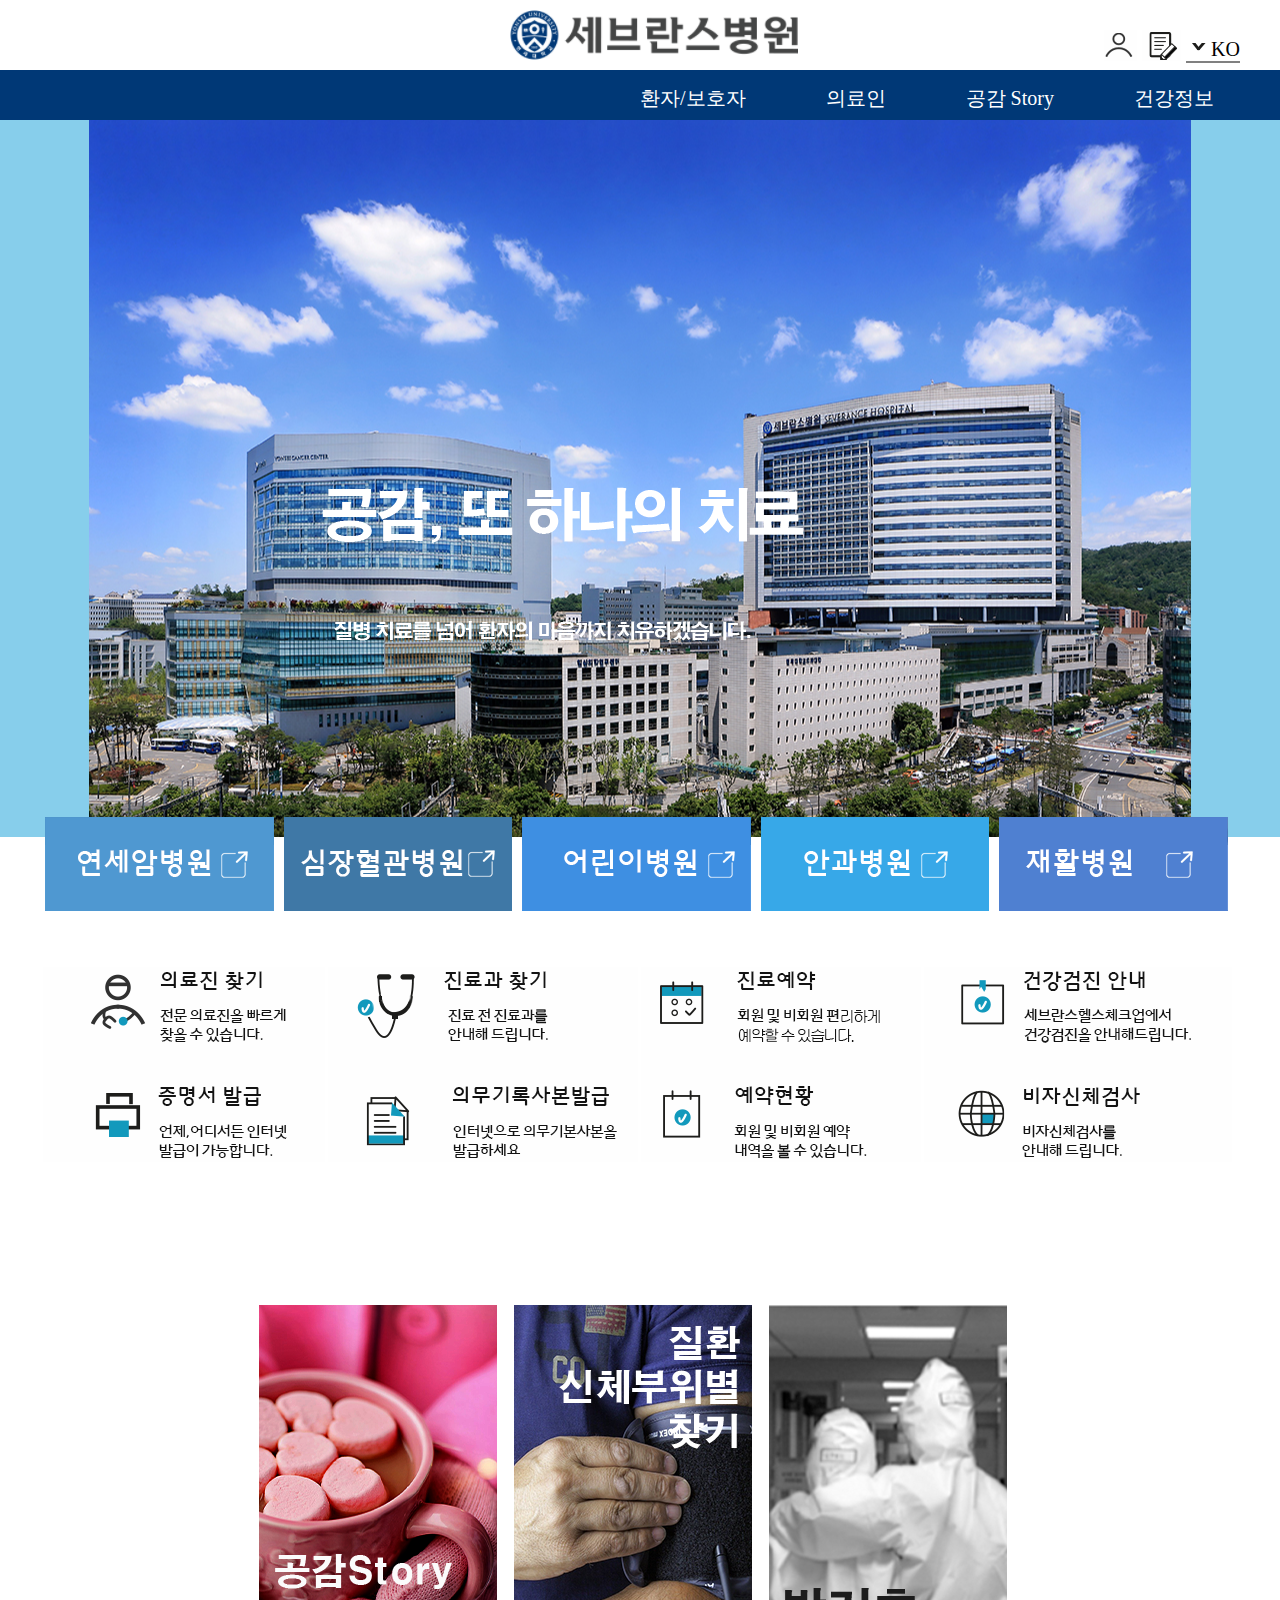
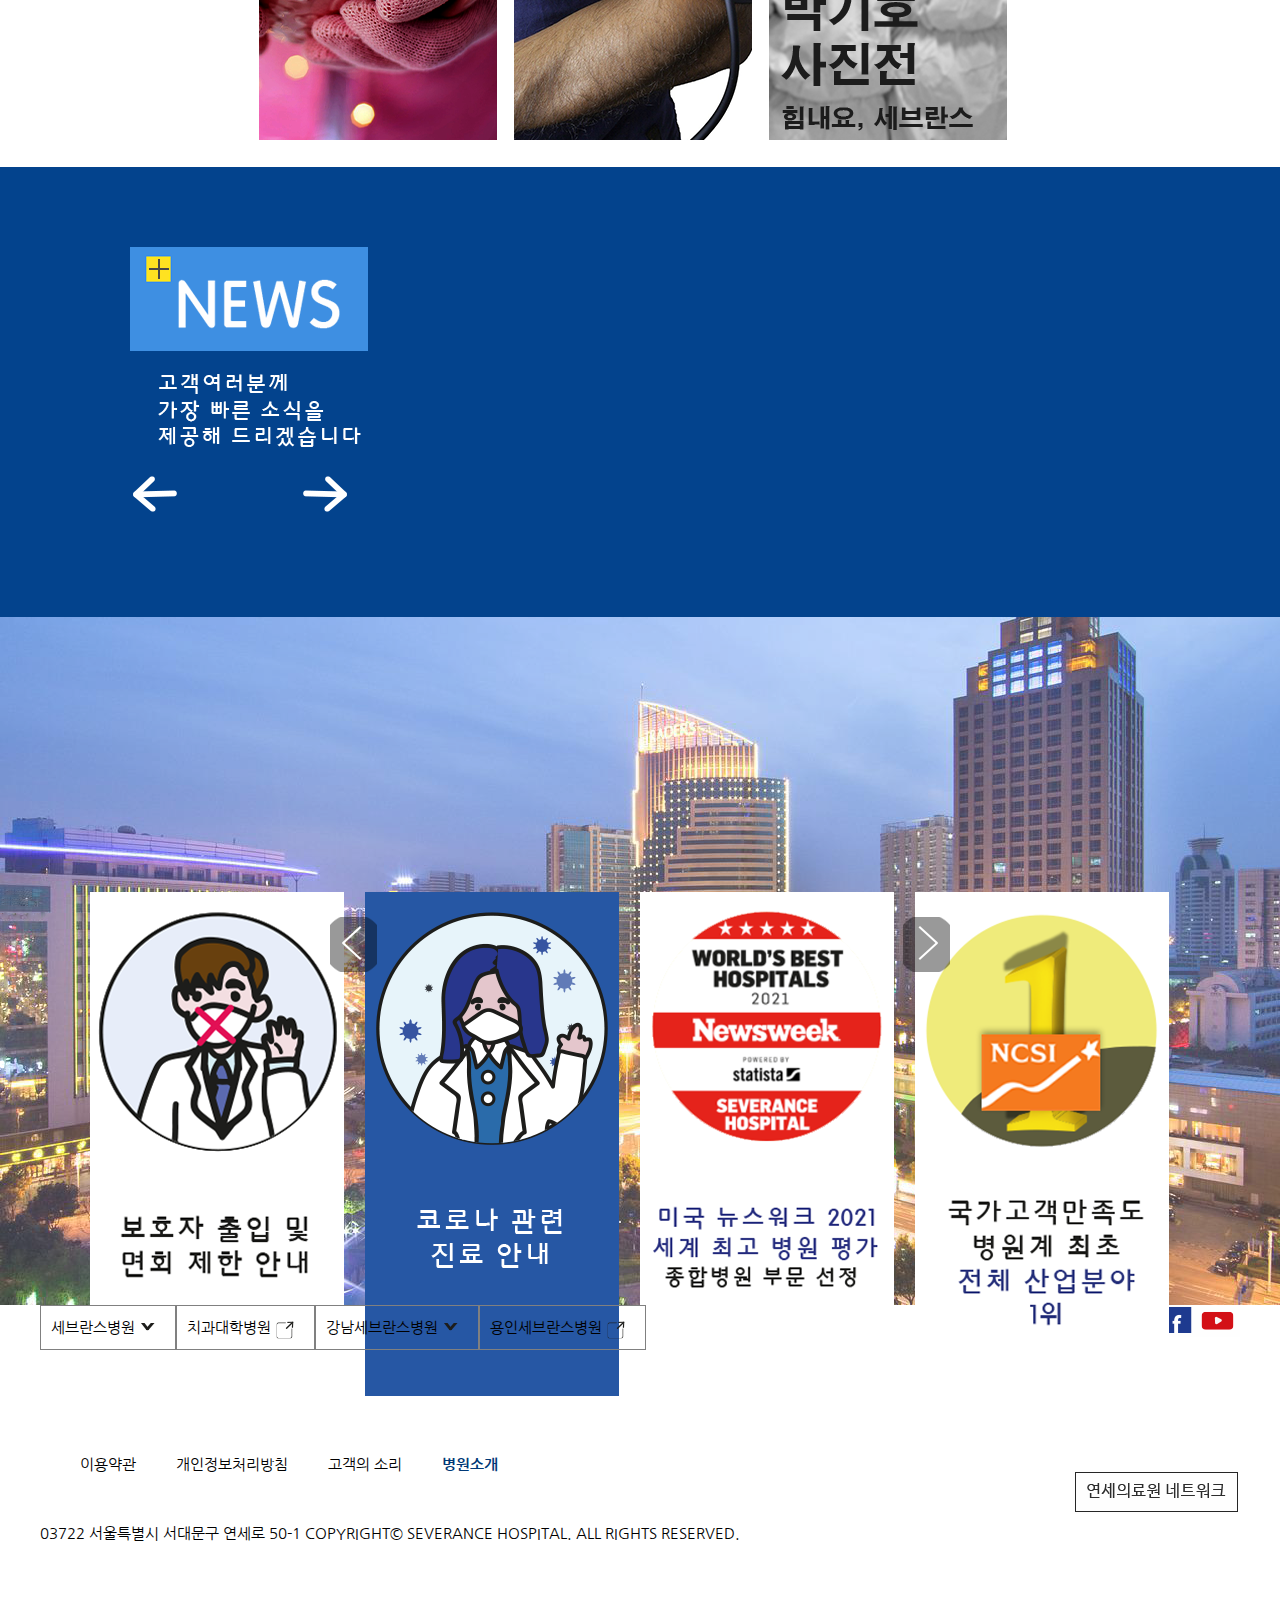
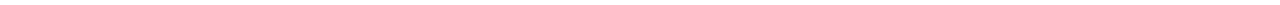
<file: index.html>
<!DOCTYPE html>
<html lang="ko">
<head>
  <meta charset="UTF-8">
  <meta http-equiv="X-UA-Compatible" content="IE=edge">
  <title>Severance Hospital</title>
  <link rel="stylesheet" href="https://fonts.sandbox.google.com/css2?family=Material+Symbols+Outlined:opsz,wght,FILL,GRAD@20..48,100..700,0..1,-50..200" />
  <link rel="stylesheet" href="css/category.css">
</head>
<body>
  <!-- top btn -->
 
  <div class="top_btn">
    <div class="top_btn">
      <a href="#"><img src="image/top.png" alt="topbtn"></a>
    </div>
  </div>
  <!-- top -->
<div id="wrap">
  <header>
    <div class="allmenu">
      <ul class="Icon">
        <li><h1><img src="image/logo.png" alt="logo" title="logo"></h1></li>
        <li class="mar"><img src="image/head1.png" alt="head" title="head"></li>
        <li class="mar"><img src="image/head2.png" alt="paper" title="paper"></li>
        <li class="mar">
          <a href="#"><img src="image/icon_1.png" alt="icon">KO</a>
          <ul class="ko">
            <li>EN</li>
            <li>JP</li>
            <li>CN</li>
            <li>RU</li>
            <li>AR</li>
          </ul>
        </li>
      </ul>
    </div>

  <nav>
    <ul class="menu clear">
      <li class="mm1"><a href="#">환자/보호자</a><span></span></li>
      <li class="mm1"><a href="#">의료인</a><span></span></li>
      <li class="mm1"><a href="#">공감 Story</a><span></span></li>
      <li class="mm1"><a href="#">건강정보</a><span></span></li>
      <li class="mm1"><a href="#">전체메뉴</a><span></span></li>
      <li class="mm2"><a href="#"><img src="image/baricon1.png" alt="baricon1"></a></li>
      <li><a href="#"><img src="image/baricon2.png" alt="baricon2"></a></li>  
    </ul>

  </nav>
</header>

<section>
 <div class="images">
   <div class="imagess">
   <img src="image/title.png" alt="공감또하나의">
  </div>
  <div class="gnbMenu">
    <ul class="clear">
      <li><img src="image/hos1.png" alt="hos"></li>
      <li><img src="image/hos2.png" alt="hos"></li>
      <li><img src="image/hos3.png" alt="hos"></li>
      <li><img src="image/hos4.png" alt="hos"></li>
      <li><img src="image/hos5.png" alt="hos"></li>
    </ul>
  </div>
</div>
  <div class="gnbMenu2">
    <ul class="clear">
      <li>
        <span class="block"><img src="image/micon1.png" alt="image"></span>
        <img src="image/mico1.png" alt="b">
      </li>
      <li>
        <span class="block"><img src="image/micon2.png " alt="image"></span>
        <img src="image/mico2.png" alt="b">
      </li>
      <li>
        <span class="block"><img src="image/micon3.png" alt="image"></span>
        <img src="image/mico3.png" alt="b">
      </li>
      <li>
        <span class="block"><img src="image/micon4.png" alt="image"></span>
        <img src="image/mico4.png" alt="b">
      </li>
      <li>
        <span class="block"><img src="image/micon5.png" alt="image"></span>
        <img src="image/mico5.png" alt="b">
      </li>
      <li>
        <span class="block"><img src="image/micon6.png" alt="image"></span>
        <img src="image/mico6.png" alt="b">
      </li>
      <li>
        <span class="block"><img src="image/micon7.png" alt="image"></span>
        <img src="image/mico7.png" alt="b">
      </li>
      <li>
        <span class="block"><img src="image/micon8.png" alt="image"></span>
        <img src="image/mico8.png" alt="b">
      </li>
    </ul>
  </div>

<div id="pic">
  <ul class="clear">
    <li>
      <!-- <img src="image/s1.png" alt="story"> -->
      <div class="visual">
        <div class="visual_in"></div>
      </div>
    </li>
    <li>
      <!-- <img src="image/s2.png" alt="disease"> -->
      <div class="visual2">
        <div class="visual_in2"></div>
      </div>
    </li>
    <li>
     <!--  <img src="image/s3.png" alt="pictures"> -->
      <div class="visual3">
        <div class="visual_in3"></div>
      </div>
    </li>
  </ul>
</div>

<div id="news">
  <div class="news1">
    <ul>
      <li>
        <img src="image/plus.png" alt="news">
      </li>
      <li>
        <img src="image/newstitle3.png" alt="고객여러분께">
      </li>
      <li>
        <div class="side_btn">
          <!-- <div class="btn_bar">bar</div> -->
          <div class="pre indent"> prev </div>
          <div class="nex indent"> next </div>
        </div>
      </li>
    </ul>
  </div>

  <div class="news2">
    <ul class="clear">
      <li><a href="#"><img src="image/n1.png" alt="한국경제"></a></li>
      <li><a href="#"><img src="image/n2.png" alt="한국일보"></a></li>
      <li><a href="#"><img src="image/n3.png" alt="매일경제"></a></li>
      <li><a href="#"><img src="image/n4.png" alt="한겨례"></a></li>
      <li><a href="#"><img src="image/n5.png" alt="kbs"></a></li>
      <li><a href="#"><img src="image/n6.png" alt="한국경제"></a></li>
    </ul>
  </div>
</div>
<div class="banner"> 
  <div class="ban">
    <ul>
      <li><a href="#"><img src="image/j1.png" alt="j1"></a></li>
      <li><a href="#"><img src="image/j2.png" alt="j2"></a></li>
      <li><a href="#"><img src="image/j3.png" alt="j3"></a></li>
      <li><a href="#"><img src="image/j4.png" alt="j4"></a></li>
      <li><a href="#"><img src="image/j5.png" alt="j5"></a></li>
      <li><a href="#"><img src="image/j6.png" alt="j6"></a></li>
      <li><a href="#"><img src="image/j7.png" alt="j7"></a></li>
      <li><a href="#"><img src="image/j8.png" alt="j8"></a></li>
    </ul>
  </div>

  <div class="ban_btn">
    <span class="ban_left"><span class="indent">이전글</span></span>
    <span class="ban_right"><span class="indent">다음글</span></span>
  </div>
</div>
</section>

<!-- footer -->
<footer>
<div class="fo">

      <ul>
        <li><a href="#">세브란스병원<img src="image/icon_1.png" alt="icon"></a>
         <ul>
            <li><a href="#">연세암병원</a></li>
            <li><a href="#">심장혈관병원</a></li>
            <li><a href="#">어린이병원</a></li>
            <li><a href="#">안과병원</a></li>
            <li><a href="#">어린이병원</a></li>
         </ul>
        </li>

      <li><a href="#">치과대학병원<img src="image/icon_2.png" alt="icon"></a></li>
      <li><a href="#">강남세브란스병원<img src="image/icon_1.png" alt="icon"></a>

        <ul>
          <li><a href="#">심뇌혈관병원</a></li>
          <li><a href="#">암병원</a></li>
          <li><a href="#">척추병원</a></li>
          <li><a href="#">치과병원</a></li>
        </ul>
      </li>
      
      <li><a href="#">용인세브란스병원<img src="image/icon_2.png" alt="icon"></a></li>
    </ul>

</div>

<div class="fo2">
  <ul>
    <li><img src="image/mini_1.png" alt="mini"></li>
    <li><img src="image/mini_48.png" alt="mini"></li>
    <li><img src="image/mini_49.png" alt="mini"></li>
  </ul>
</div>
<div class="fo3">
  <ul>
    <li>이용약관</li>
    <li><strong>개인정보처리방침</strong></li>
    <li>고객의 소리</li>
    <li><span>병원소개</span></li>
  </ul>
  <br>
  <p>03722 서울특별시 서대문구 연세로 50-1
    COPYRIGHT&copy; SEVERANCE HOSPITAL. ALL RIGHTS RESERVED.</p>
</div>
  <img class="a1" src="image/network.png" alt="network">
</footer>

</div>
<!-- Script Source -->
<script src="js/jquery-3.6.0.min.js"></script>
<script src="js/jquery-ui-1.10.4.custom.min.js"></script>
<script src="js/category.js"></script>
</body>
</html>
</file>
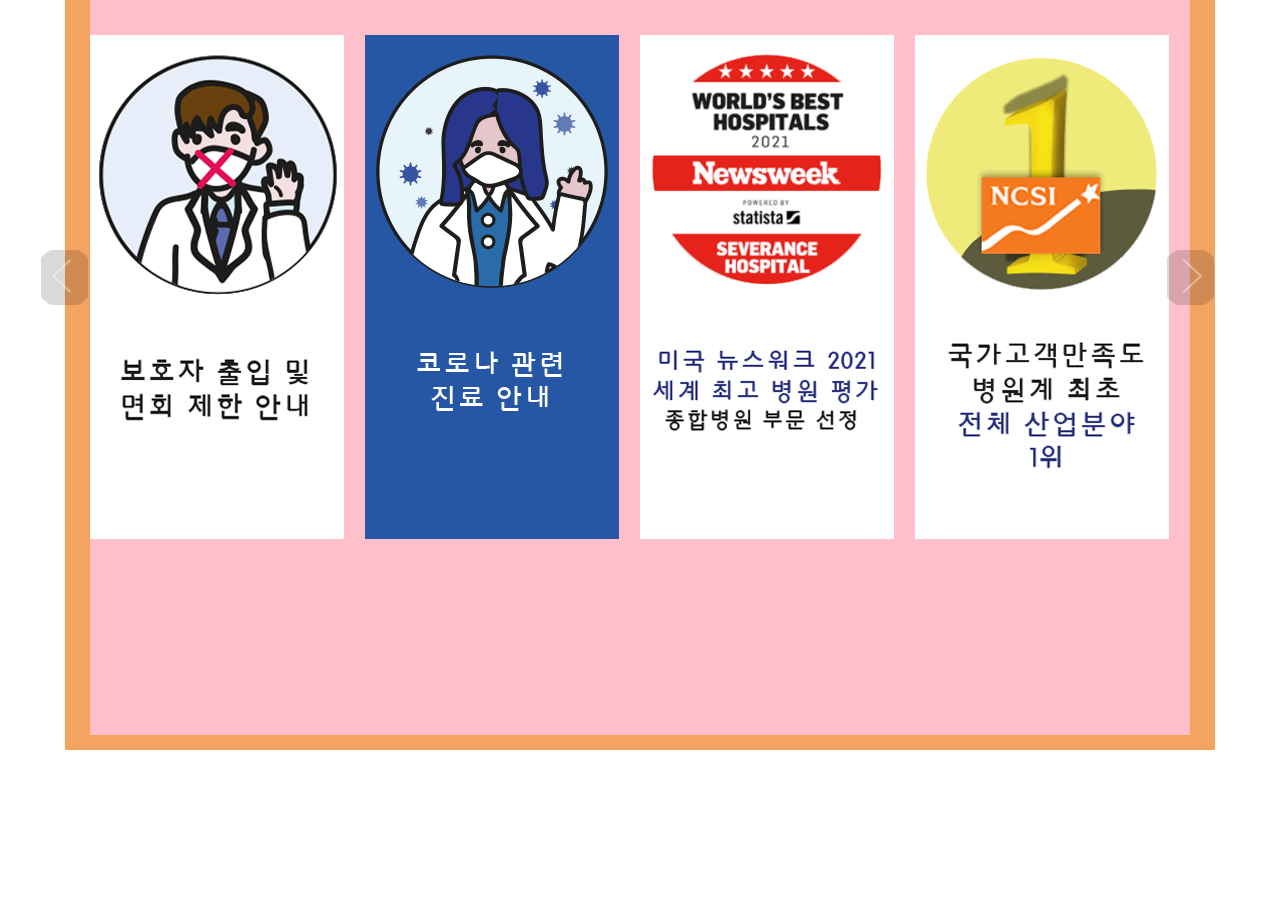
<file: citybar.html>
<!doctype html>
<html lang="ko">
<head>
	<meta charset="utf-8">
	<title>슬라이드+하단버튼+좌우버튼+playstop버튼+자동이어짐</title>
	<link href="https://fonts.googleapis.com/icon?family=Material+Icons" rel="stylesheet">
	<link rel="stylesheet" href="css/citybar.css">
</head>

<body>	



		<!-- 메인슬라이드이미지 -->
		<div class="banner"> 
			<div class="ban">
				<ul>
					<li><a href="#"><img src="image/j1.png" alt="j1"></a></li>
					<li><a href="#"><img src="image/j2.png" alt="j2"></a></li>
					<li><a href="#"><img src="image/j3.png" alt="j3"></a></li>
					<li><a href="#"><img src="image/j4.png" alt="j4"></a></li>
					<li><a href="#"><img src="image/j5.png" alt="j5"></a></li>
					<li><a href="#"><img src="image/j6.png" alt="j6"></a></li>
					<li><a href="#"><img src="image/j7.png" alt="j7"></a></li>
					<li><a href="#"><img src="image/j8.png" alt="j8"></a></li>
				</ul>
			</div>

			<div class="ban_btn">
				<span class="ban_left"><span class="indent">이전글</span></span>
				<span class="ban_right"><span class="indent">다음글</span></span>
			</div>
		</div>
		

	<!-- Script Source -->
	<script src="js/jquery-3.6.0.min.js"></script>
	<script src="js/jquery-ui-1.10.4.custom.min.js"></script>
	<script src="js/citybar.js"></script>
</body>

</html>
</file>
<file: css/category.css>
@import url(common.css);

#wrap{width:100%;}
/* top */

.top_btn{
  width:100px;
  height:100px;
  position:fixed;
  bottom:30px;
  right:30px;
  z-index:9999;
  background:url(../image/top.png) no-repeat;
}
.top_btn:hover{
  background:url(../image/top_u.png) no-repeat;
}

/* ______________________________header */
header, nav{
  font-family:"HY견고딕";
}
header{
  width:100%;
  height:90px;
/*   background-color: aqua; */
}
.allmenu{
  width:1200px;
  height:30px;
  margin:0 auto;
  font-size:17px;
}
.allmenu .Icon{
  float:right;
  margin-top:10px;
}
.allmenu .Icon h1{
  margin-right:300px;
}
.allmenu .Icon>li{
  float:left;
  margin-left:5px;
}
.Icon>li:last-child{
  padding-top:8px;
  border-bottom:2px solid gray;
  font-size:20px;
}
.Icon>li:last-child img{
  margin:3px 5px;
}
.ko{
  position:absolute;
  text-align:left;
  line-height:28px;
  border:2px solid gray;
  padding:12px;
  background:#fff;
  display:none;
  cursor:pointer;
}
.Icon .mar{margin-top:20px;}
/*____ bar */
nav{
  width:100%;
  height:50px;
  margin-top:40px;
  text-align:center;
}
nav ul{
  padding-left:560px;
  width:100%;
  height:50px;
  text-align:center;
  vertical-align:middle;
  background:#003876
}
nav ul li.mm1{
  margin-left:70px;
}
nav ul li.mm2{
  margin-left:30px;
}
nav ul li{
  float:left;
  margin-top:15px;
  padding-left:10px;
  color:#fff;
  font-size:20px;
  transition:all 0.9s;
  text-align:center;
 /*  overflow:hidden; */
  position:relative;
}
/* hover */
nav ul li a{
  display:block;
  transition:all 0.5s;
}
nav ul li a:hover{
  color:#a5d1ff;
}
nav ul li span{
  display:block; 
  position:absolute;
  margin:0 auto;
  top:-5px;
  left:100%;
  width:10px;
  height:10px;
  background:gold;
  border-radius:50px;
  transition:all 0.3s;
  opacity:0;
}
nav ul li:hover span{
  top:-10px;
  opacity:1;
}

/* ___________________________section */
/* main image */
section{
  width:100%;
  height:2755px;
  margin:30px auto;
/*   background:#a5d1ff; */
}
section .images{
  background:skyblue;
  height:717px;
}
.imagess{
  width:1200px;
  height:717px;
  margin:0 auto;
  background:url(../image/main3.jpg) no-repeat center center;
  display:none;
}
.imagess img{
  position:absolute;
  top:10%;
  left:0;
  width:1200px;
  height:668px;
  margin-top:90px;
  margin-left:70px;
  text-align:center;
}

/* ____bar2 */
.gnbMenu{
  height:100px;
  width:1200px;
  margin:-20px auto;
}
.gnbMenu ul{
  display:inline-block; 
}
.gnbMenu ul li{
  position:relative;
  float:left;
  margin:0 5px;
  transition:all 0.5s;
}
.gnbMenu ul:hover li{
  cursor:pointer;

}
.gnbMenu ul li:hover{
  margin-top:-20px;
}
.gnbMenu2{
  padding:50px 0;
  width:1200px;
  height:300px;
  margin:30px auto;
}
.gnbMenu2 ul{
  display:inline-block;
  margin-top:50px;
}
.gnbMenu2 ul li{
  float:left;
  cursor:pointer;
  padding-left:3px;
}
.gnbMenu2 ul li .block{
  position:absolute;
}
.gnbMenu2 ul li:hover .block{
  transform:scale(1.2);
}

/* 공감story */
#pic{
  height:470px;
  text-align:center;
}
#pic ul{display:inline-block;}
#pic ul li{
  height:390px;
  float:left;
  margin-right:15px;
}
#pic ul li:hover{
  cursor:pointer;
}
/* visual_in */
.visual_in{
  width:240px;
  height:450px;
  background:url(../image/s1.png) no-repeat center;
  transition:all 0.5s;
}
.visual_in:hover{
  width:500px;
  z-index:50;
  background:url(../image/to_1.png) no-repeat center;
}
.visual_in2{
  width:240px;
  height:450px;
  background:url(../image/s2.png) no-repeat center;
  transition:all 0.5s;
}
.visual_in2:hover{
  width:500px;
  z-index:50;
  background:url(../image/to_2.png) no-repeat center;
}
.visual_in3{
  width:240px;
  height:450px;
  background:url(../image/s3.png) no-repeat center;
  transition:all 0.5s;
}
.visual_in3:hover{
  width:500px;
  z-index:50;
  background:url(../image/to_3.png) no-repeat center;
}
/* news */
#news{
  width:100%;
  height:450px;
  margin:0 auto;
  padding-left:130px;
  background:#03438d; 
}
.news1{
  float:left;
  text-align:center;
  margin-top:50px;
  padding-top:30px;
  padding-right:50px;

}
.news1 img{
  padding-bottom:20px;
}
.news1 li:nth-child(2){
  padding-left:25px;
}
.news2{
  float:right;
  padding-top:150px;
  height:140px;
  width:1500px;
  overflow: hidden;
}
.news2 ul{
  width:9050px;
  position:relative;
  left: -500px;
}
.news2 ul li{
  float:left;
  width:500px;
  height:150px;
}

.news2 img{padding-bottom:5px;}

/* news_btn */
.side_btn .pre{
  float:left;
  width:68px;
  height:68px;
  background:url(../image/arrow1.png) no-repeat;
}
.side_btn .pre:hover{
  background:url(../image/arrow2.png) no-repeat;
  cursor:pointer;
}
.side_btn .nex {
  float:right;
	width:68px;
	height:68px;
	background: url(../image/arrow11.png) no-repeat;
}
.side_btn .nex:hover{
  background:url(../image/arrow22.png) no-repeat;
  cursor:pointer;
}
/* 파란색 바 */

.banner{
	position:relative;
  height:688px;
	margin:0 auto;
	background:url(../image/city3.png) no-repeat center center;
}

.banner .ban{
	width:1100px;
	height: 700px;
	overflow:hidden;
	padding-top:35px;
/* 	background:pink; */
	margin:0 auto;
}

.banner .ban ul{
	width:2000px;
	position:relative;
}
.banner .ban ul li{
	float:left;
  margin-top:30px;
	margin-right:25px;
	width:250px;
	height:700px;
}
/* .banner ul li:hover{
  background:rgba(0,0,0,0.5);
} */
.ban_btn{
	background:purple;
}
.ban_left{
	position:absolute;
	top:300px;
	left:330px;
	cursor:pointer;
}
.ban_right{
	position:absolute;
	top:300px;
	right:330px;
	cursor:pointer;
}
.ban_btn span{
	display:inline-block;
	width:47px;
	height:55px;
}
.ban_btn .ban_left{background:url(../image/lbtn_on.png) no-repeat center center;}
.ban_btn .ban_right{background:url(../image/rbtn_on.png) no-repeat center center;}


/* ______________________footer */
footer{
  width:1200px;
  height:300px;
  margin:0 auto;
  font-size:15px;
}
.fo{
  position:relative;
  width:100%;
}
.fo>ul{
  float:left;
}
.fo>ul>li{
  float:left;
  position:relative;
  border:1px solid gray;
  padding:10px 20px 10px 10px;
  line-height:23px;
 padding-left:10px;
}
.fo ul li:hover>a{color:#003876;}

/* 서브메뉴 */
.fo>ul>li img{
  padding:5px 0 0 5px;
}
.fo>ul>li ul{
  display:none;
  position:absolute;
  z-index:1000; 
  background:#fff;
  width:180px; 
 border:1px solid gray;
  padding:8px 5px 8px 20px;
  line-height:23px;
  
  margin-top:10px;
  margin-left:-11px;
}
.fo2{
  float:right;
}
.fo2 ul li{
  float:left;
}
.fo3{
  width:1020px;
  height:15px;
  padding-top:150px;
}

.fo3 ul li{
  margin-left:40px;
  cursor:pointer;

}
.fo3>ul>li{
  float:left;
}
.fo3 p{
  margin-top:50px;
}
.fo3 ul li>span{
  color:#003876;
  font-weight:bold;
}
.a1{
  float:right;
}
</file>
<file: css/citybar.css>
@import url(common.css);

.banner{
	position:relative;
	width:1150px;
	height:750px;
	margin:0 auto;
	background:sandybrown;
}

.banner .ban{
	width:1100px;
	height: 700px;
	overflow:hidden;
	padding-top:35px;
	background:pink;
	margin:0 auto;
}

.banner .ban ul{
	width:2000px;
	position:relative;
}
.banner .ban ul li{
	float:left;
	margin-right:25px;
	width:250px;
	height:700px;
}
/* .banner ul li:hover{
  background:rgba(0,0,0,0.5);
} */
.ban_btn{
	background:purple;
}
.ban_left{
	position:absolute;
	top:250px;
	left:-24px;
	cursor:pointer;
}
.ban_right{
	position:absolute;
	top:250px;
	right:1px;
	cursor:pointer;
}
.ban_btn span{
	display:inline-block;
	width:47px;
	height:55px;
}
.ban_btn .ban_left{background:url(../image/lbtn_off.png) no-repeat center center;}
.ban_btn .ban_right{background:url(../image/rbtn_off.png) no-repeat center center;}
</file>
